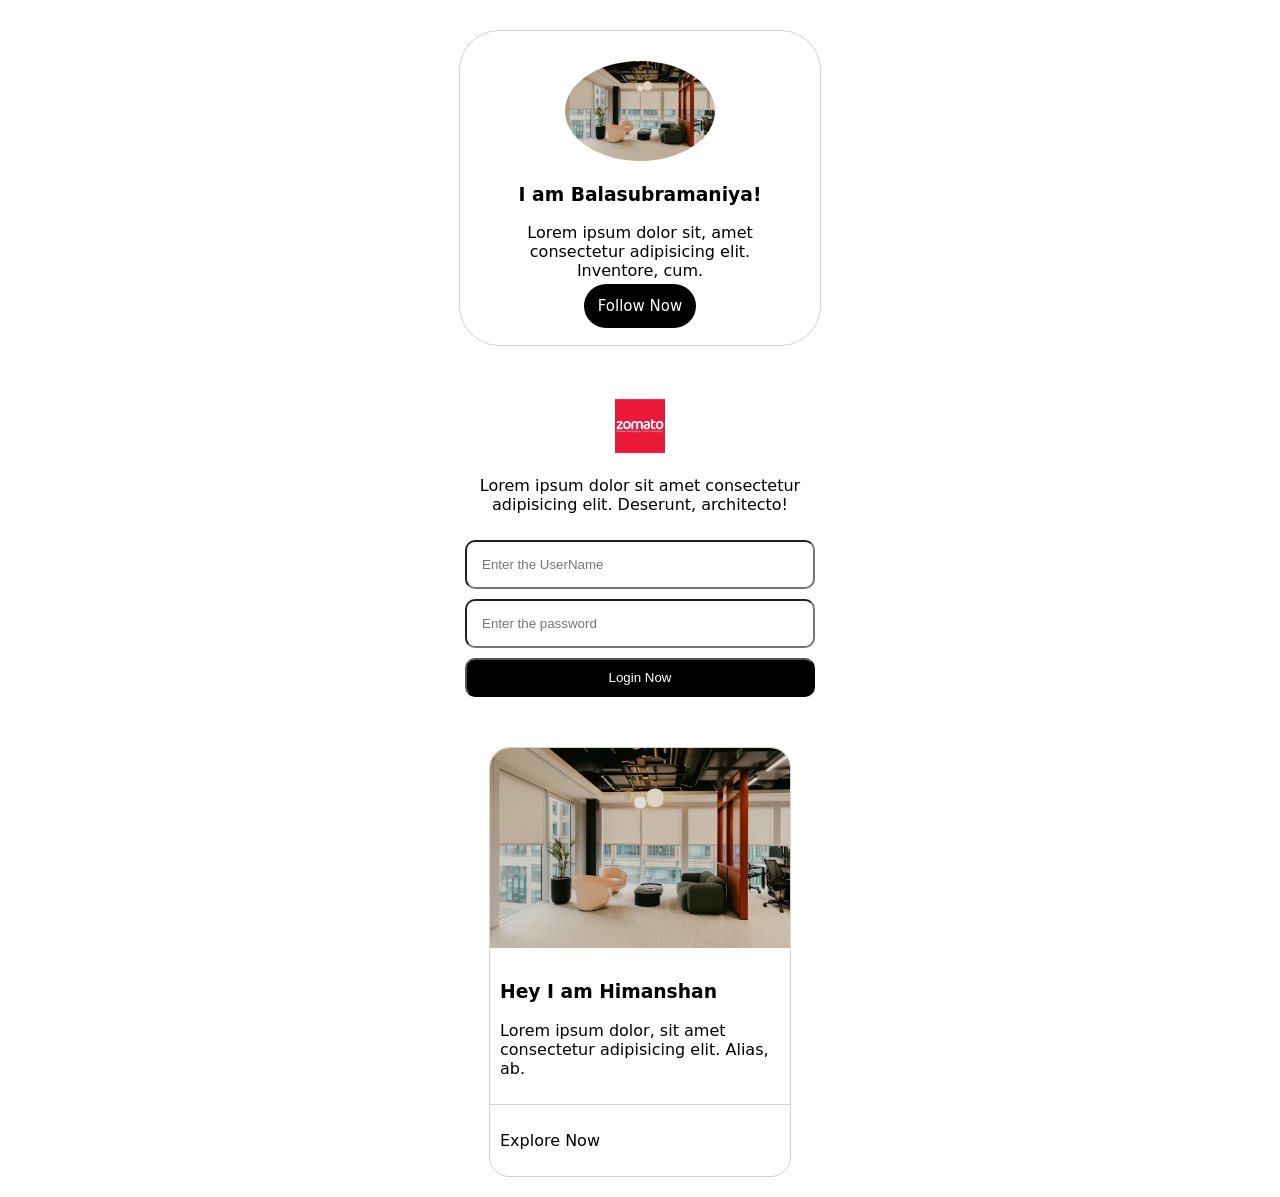
<file: index.html>
<!DOCTYPE html>
<html lang="en">
<head>
    <meta charset="UTF-8">
    <meta name="viewport" content="width=device-width, initial-scale=1.0">
    <title>Document</title>
    <link rel="stylesheet" href="style.css">   
</head>
<body>
    <div class="box center">
        
        <img src="workplace.avif"  alt="" class="box-mdl">
        <h3>I am Balasubramaniya!</h3>

        <p>Lorem ipsum dolor sit, amet consectetur adipisicing elit. Inventore, cum.</p>

        <submit class="btn">Follow Now</submit>
    </div>


    <div class="zom center">
        <img src="logo.jfif"  alt=" " class="zoms"  height="60px">

        <p>Lorem ipsum dolor sit amet consectetur adipisicing elit. Deserunt, architecto!</p>
        <input type="text"  placeholder="Enter the UserName" class="input">
        <input type="password"  placeholder="Enter the password" class="input">
        <button class="btns">Login Now</button>
    </div>

    <div class="new">
        <img src="workplace.avif"  alt="" class="news">
        <div class="padding">
        <h3>Hey I am Himanshan</h3>
        <p>Lorem ipsum dolor, sit amet consectetur adipisicing elit. Alias, ab.</p></div>
       <div class="border">
           <p>Explore Now</p></div>
        
     </div>
    
</body>
</html>
</file>
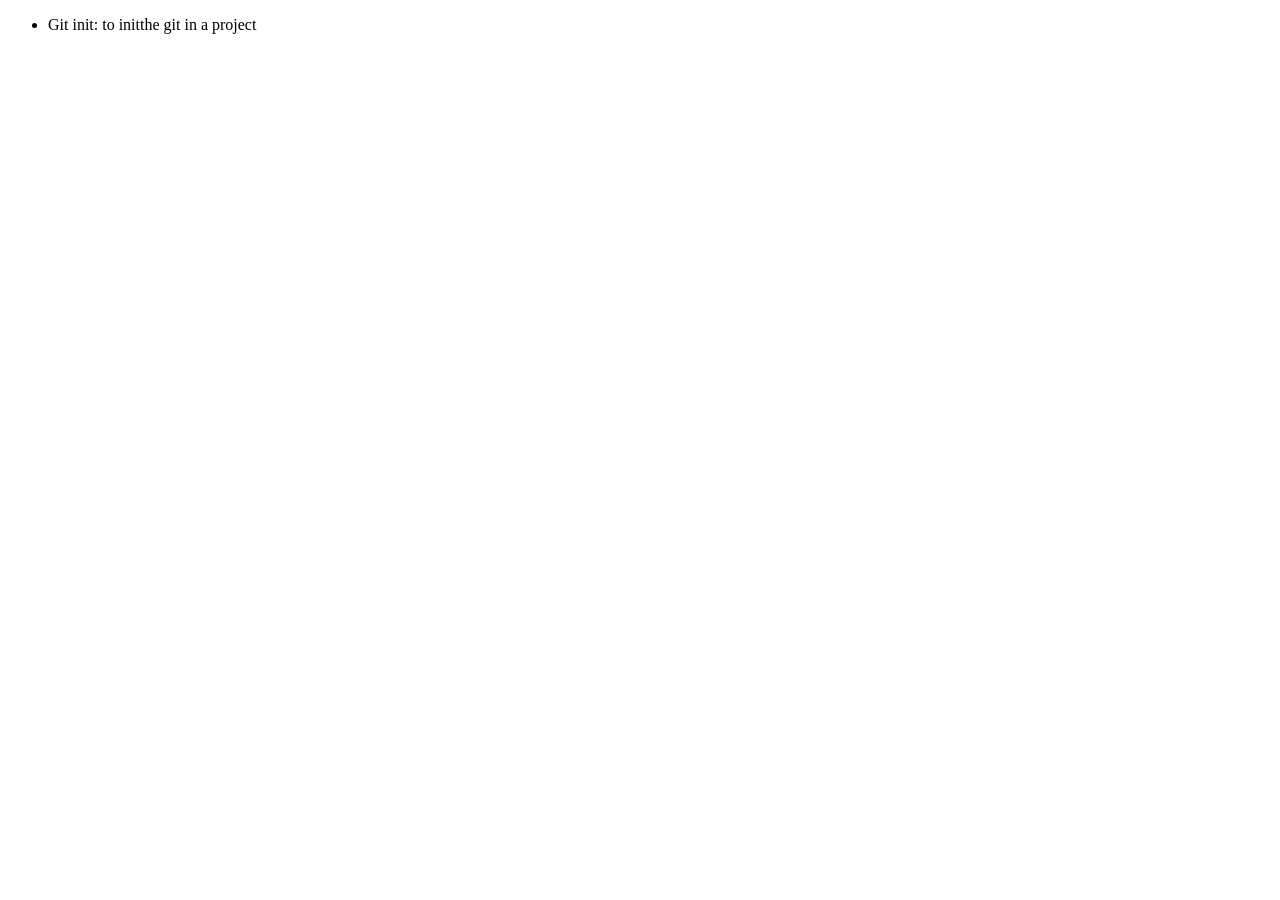
<file: command.html>
<!DOCTYPE html>
<html lang="en">
<head>
    <meta charset="UTF-8">
    <meta name="viewport" content="width=device-width, initial-scale=1.0">
    <title>Document</title>
</head>
<body>
    <ul>
        <li>Git init: to initthe git in a project</li>
    </ul>
</body>
</html>
</file>
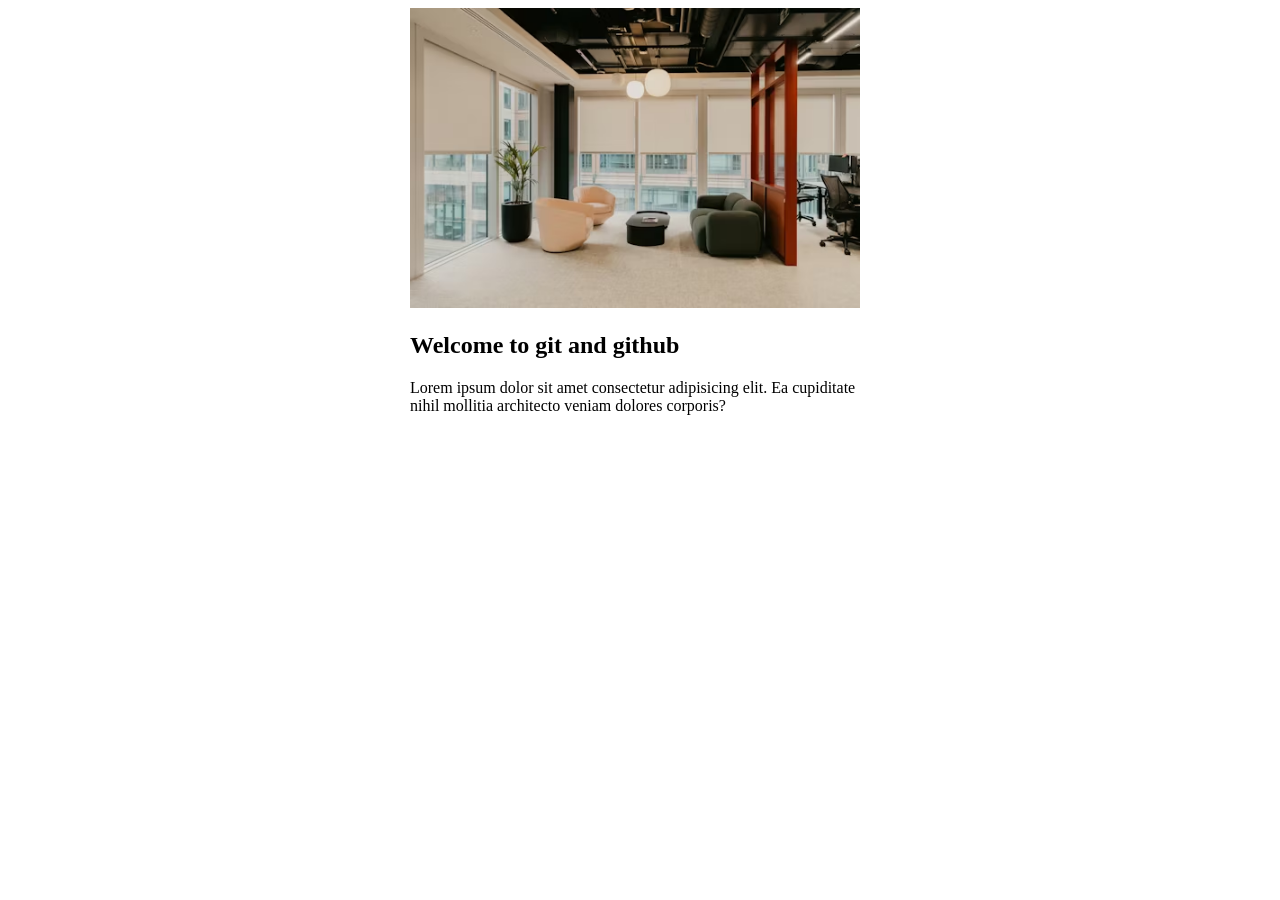
<file: hello.html>
<!DOCTYPE html>
<html lang="en">
<head>
    <meta charset="UTF-8">
    <meta name="viewport" content="width=
    , initial-scale=1.0">
    <title>Document</title>
</head>
<body>
    <div style="width:460px; margin:auto;">
        <a href="command.html"></a>
        <img src="workplace.avif"  alt=""  width="450px">
        <h2>Welcome to git and github</h2>
        <p>Lorem ipsum dolor sit amet consectetur adipisicing elit. Ea cupiditate nihil mollitia architecto veniam dolores corporis?</p>
    </div>
</body>
</html>
</file>
<file: style.css>
body{
    box-sizing: border-box;
    margin:0;
    font-family: system-ui, -apple-system, BlinkMacSystemFont, 'Segoe UI', Roboto, Oxygen, Ubuntu, Cantarell, 'Open Sans', 'Helvetica Neue', sans-serif;
}  


.box{
    border:1px solid lightgray;
    margin:30px auto;
    padding: 30px;
    border-radius: 40px;
    width: 300px;
}

.box-mdl{
    height:100px;
    border-radius: 100%;
    
    
    
    
}
.center{
    text-align: center;
}

.btn{
    border-radius:40px;
    border:none;
    padding: 13px 14px;
    background-color: black;
    color: white;
    font-size: 15px;
    
    
}
.zom{
    border:1px solid lightgray;
    margin:30px auto;
    width: 350px;
    padding: 20px;
    border: none;


}
.input{
    width: 100%;
    border-radius: 10px;
    margin-top: 10px;
    padding: 15px;
    box-sizing: border-box;
}

.btns{
    width: 100%;
    background-color: black;
    color: white;
    border-radius: 10px;
    padding: 10px;
    margin-top:10px ;

}

.new{
    border:1px solid lightgray;
    width: 300px;
    margin:20px auto;
    border-radius: 20px;
    
}

.news{
    width:100%;
    border-top-right-radius: 20px;
    border-top-left-radius: 20px;
}

.padding{
    padding: 10px;
    
}


.border{
     border-top: 1px solid lightgray;
     padding: 10px
     ;
}
</file>
